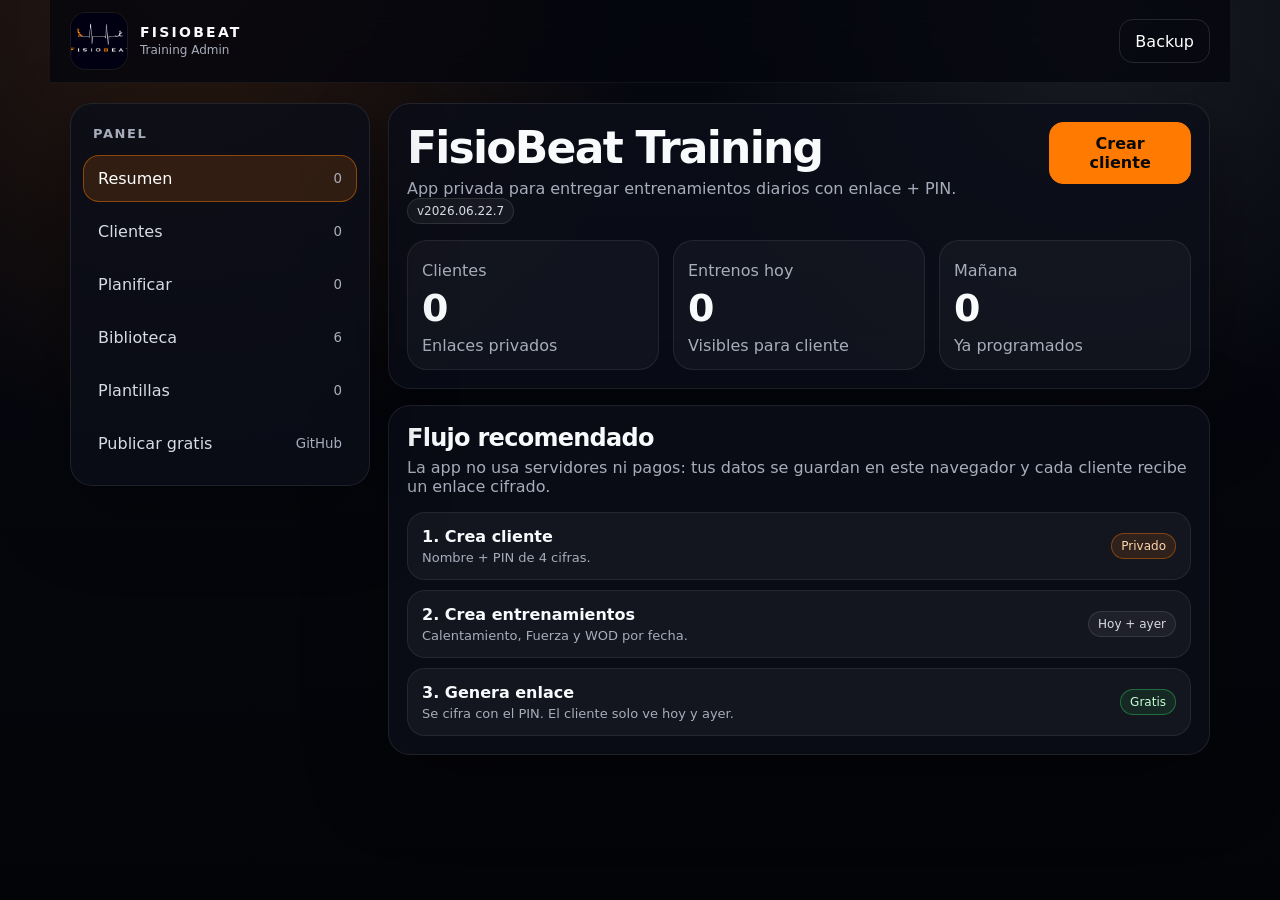
<file: index.html>
<!doctype html>
<html lang="es">
<head>
  <meta charset="utf-8" />
  <meta name="viewport" content="width=device-width, initial-scale=1, viewport-fit=cover" />
  <meta name="theme-color" content="#05060d" />
  <meta name="apple-mobile-web-app-capable" content="yes" />
  <meta name="apple-mobile-web-app-status-bar-style" content="black-translucent" />
  <meta name="apple-mobile-web-app-title" content="FisioBeat" />
  <title>FisioBeat Training</title>
  <link rel="manifest" href="manifest.webmanifest?v=202606227" />
  <link rel="apple-touch-icon" href="logo.png" />
  <link rel="stylesheet" href="style.css?v=202606227" />
</head>
<body>
  <div id="app"></div>
  <script src="app.js?v=202606227"></script>
</body>
</html>
</file>
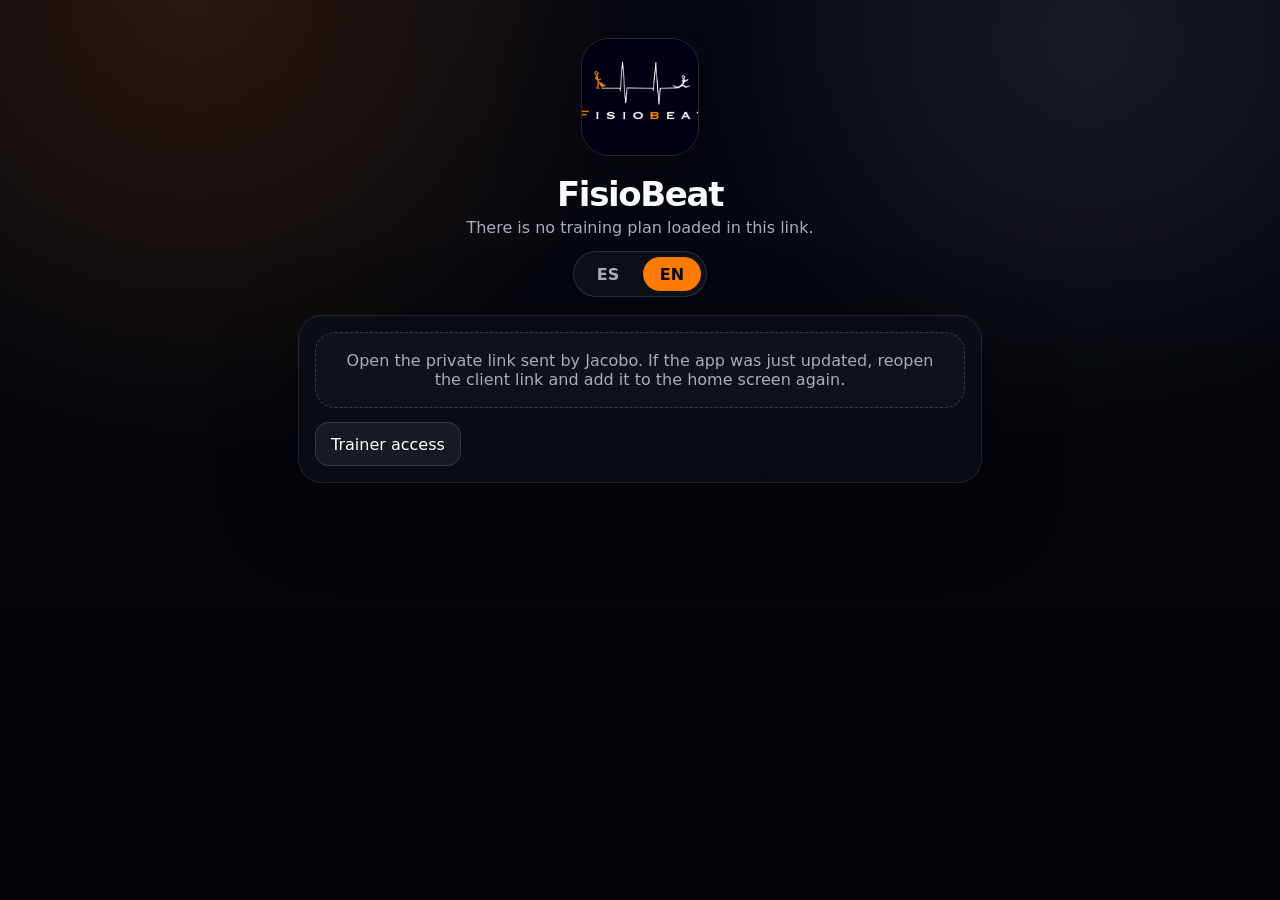
<file: client.html>
<!doctype html>
<html lang="es">
<head>
  <meta charset="utf-8" />
  <meta name="viewport" content="width=device-width, initial-scale=1, viewport-fit=cover" />
  <meta name="theme-color" content="#05060d" />
  <meta name="apple-mobile-web-app-capable" content="yes" />
  <meta name="apple-mobile-web-app-status-bar-style" content="black-translucent" />
  <meta name="apple-mobile-web-app-title" content="FisioBeat" />
  <title>FisioBeat Training</title>
  <link rel="apple-touch-icon" href="logo.png" />
  <link rel="stylesheet" href="style.css?v=202606227" />
</head>
<body>
  <div id="app"></div>
  <script src="app.js?v=202606227"></script>
</body>
</html>
</file>
<file: style.css>
:root {
  --bg: #05060d;
  --panel: #0b0e18;
  --panel-2: #101421;
  --line: #252b3a;
  --line-2: #343b50;
  --text: #f8fafc;
  --muted: #a7adbb;
  --soft: #d8dce5;
  --orange: #ff7a00;
  --orange-2: #ff9a33;
  --green: #30d158;
  --red: #ff453a;
  --yellow: #ffd60a;
  --radius: 22px;
  --shadow: 0 24px 80px rgba(0,0,0,.38);
}

* { box-sizing: border-box; }
html { background: var(--bg); color: var(--text); }
body {
  margin: 0;
  font-family: Inter, ui-sans-serif, system-ui, -apple-system, BlinkMacSystemFont, "Segoe UI", sans-serif;
  background:
    radial-gradient(circle at 15% 0%, rgba(255,122,0,.14), transparent 32%),
    radial-gradient(circle at 85% 5%, rgba(255,255,255,.08), transparent 28%),
    linear-gradient(180deg, #070912 0%, #030407 100%);
  min-height: 100vh;
  color: var(--text);
}

button, input, textarea, select { font: inherit; }
button { cursor: pointer; }

.app-shell {
  width: min(1180px, 100%);
  margin: 0 auto;
  padding: 20px;
}

.topbar {
  position: sticky;
  top: 0;
  z-index: 20;
  margin: -20px -20px 20px;
  padding: 12px 20px;
  backdrop-filter: blur(18px);
  background: rgba(5, 6, 13, .78);
  border-bottom: 1px solid rgba(255,255,255,.06);
}

.brand-row {
  width: min(1180px, 100%);
  margin: 0 auto;
  display: flex;
  align-items: center;
  justify-content: space-between;
  gap: 16px;
}

.brand {
  display: flex;
  align-items: center;
  gap: 12px;
  min-width: 0;
}
.brand img {
  width: 58px;
  height: 58px;
  object-fit: cover;
  border-radius: 16px;
  border: 1px solid rgba(255,255,255,.10);
  background: #000;
}
.brand-title {
  line-height: 1.05;
  min-width: 0;
}
.brand-title strong {
  display: block;
  letter-spacing: .16em;
  font-size: 14px;
}
.brand-title span {
  display: block;
  color: var(--muted);
  font-size: 12px;
  margin-top: 4px;
}

.grid {
  display: grid;
  grid-template-columns: 300px 1fr;
  gap: 18px;
}

.sidebar, .card, .modal-card {
  background: rgba(11,14,24,.84);
  border: 1px solid rgba(255,255,255,.09);
  border-radius: var(--radius);
  box-shadow: var(--shadow);
}
.sidebar { padding: 12px; align-self: start; position: sticky; top: 96px; }
.sidebar h2 { font-size: 13px; color: var(--muted); margin: 10px 10px 14px; text-transform: uppercase; letter-spacing: .12em; }
.nav-btn {
  width: 100%;
  display: flex;
  align-items: center;
  justify-content: space-between;
  gap: 8px;
  border: 1px solid transparent;
  background: transparent;
  color: var(--soft);
  padding: 13px 14px;
  border-radius: 16px;
  margin-bottom: 6px;
  text-align: left;
}
.nav-btn:hover { border-color: rgba(255,122,0,.24); background: rgba(255,122,0,.06); }
.nav-btn.active { background: rgba(255,122,0,.15); border-color: rgba(255,122,0,.45); color: #fff; }
.nav-btn small { color: var(--muted); }

.main { min-width: 0; }
.card { padding: 18px; margin-bottom: 16px; }
.card-header {
  display: flex;
  align-items: flex-start;
  justify-content: space-between;
  gap: 16px;
  margin-bottom: 16px;
}
.card-header h1, .card-header h2, .card-header h3 { margin: 0; }
.card-header h1 { font-size: clamp(26px, 4vw, 44px); letter-spacing: -.04em; }
.card-header h2 { font-size: 24px; letter-spacing: -.03em; }
.card-header p, .muted { color: var(--muted); margin: 6px 0 0; }

.btn-row { display: flex; gap: 10px; flex-wrap: wrap; align-items: center; }
.btn {
  appearance: none;
  border: 1px solid rgba(255,255,255,.12);
  background: rgba(255,255,255,.06);
  color: #fff;
  padding: 11px 15px;
  border-radius: 14px;
  display: inline-flex;
  align-items: center;
  justify-content: center;
  gap: 8px;
  min-height: 44px;
  text-decoration: none;
}
.btn:hover { border-color: rgba(255,255,255,.24); background: rgba(255,255,255,.09); }
.btn.primary { background: var(--orange); border-color: var(--orange); color: #090909; font-weight: 800; }
.btn.primary:hover { background: var(--orange-2); }
.btn.danger { border-color: rgba(255,69,58,.45); color: #ffd8d5; background: rgba(255,69,58,.12); }
.btn.ghost { background: transparent; }
.btn.block { width: 100%; }

.form-grid { display: grid; grid-template-columns: repeat(2, minmax(0, 1fr)); gap: 14px; }
.form-grid.three { grid-template-columns: repeat(3, minmax(0, 1fr)); }
.field { display: grid; gap: 7px; }
.field label { color: var(--soft); font-size: 14px; font-weight: 700; }
.input, .textarea, .select {
  width: 100%;
  border: 1px solid var(--line);
  background: #060914;
  color: #fff;
  border-radius: 16px;
  padding: 13px 14px;
  outline: none;
  min-height: 48px;
}
.textarea { min-height: 110px; resize: vertical; line-height: 1.45; }
.input:focus, .textarea:focus, .select:focus { border-color: var(--orange); box-shadow: 0 0 0 3px rgba(255,122,0,.13); }
.help { font-size: 12px; color: var(--muted); }

.list { display: grid; gap: 10px; }
.item {
  background: rgba(255,255,255,.045);
  border: 1px solid rgba(255,255,255,.08);
  border-radius: 18px;
  padding: 14px;
  display: flex;
  align-items: center;
  justify-content: space-between;
  gap: 14px;
}
.item-title { font-weight: 800; }
.item-meta { color: var(--muted); font-size: 13px; margin-top: 4px; }
.badge {
  display: inline-flex;
  align-items: center;
  gap: 5px;
  padding: 5px 9px;
  border: 1px solid rgba(255,255,255,.1);
  border-radius: 999px;
  background: rgba(255,255,255,.05);
  color: var(--soft);
  font-size: 12px;
  white-space: nowrap;
}
.badge.orange { border-color: rgba(255,122,0,.4); color: #ffd5ad; background: rgba(255,122,0,.12); }
.badge.green { border-color: rgba(48,209,88,.42); color: #c6ffd4; background: rgba(48,209,88,.10); }

.block-editor { display: grid; gap: 12px; }
.training-block {
  border: 1px solid rgba(255,255,255,.08);
  border-radius: 20px;
  padding: 14px;
  background: rgba(255,255,255,.035);
}
.training-block h3 {
  margin: 0 0 12px;
  display: flex;
  align-items: center;
  justify-content: space-between;
  font-size: 17px;
}
.exercise-row {
  display: grid;
  grid-template-columns: 1.3fr .9fr auto;
  gap: 10px;
  align-items: end;
  margin-bottom: 10px;
}
.exercise-list { display: grid; gap: 8px; margin-top: 10px; }
.exercise-pill {
  border: 1px solid rgba(255,255,255,.08);
  background: rgba(0,0,0,.2);
  border-radius: 16px;
  padding: 12px;
  display: grid;
  gap: 8px;
}
.exercise-pill-head { display: flex; justify-content: space-between; gap: 12px; }
.exercise-pill strong { color: #fff; }
.exercise-pill p { color: var(--muted); margin: 0; white-space: pre-wrap; }
.youtube-card {
  display: grid;
  grid-template-columns: 112px 1fr;
  gap: 12px;
  align-items: center;
  padding: 10px;
  border-radius: 16px;
  background: rgba(255,255,255,.045);
  border: 1px solid rgba(255,255,255,.08);
  color: #fff;
  text-decoration: none;
}
.youtube-card img { width: 112px; height: 64px; object-fit: cover; border-radius: 12px; background: #111; }
.youtube-card span { color: var(--muted); font-size: 13px; }

.client-shell {
  width: min(720px, 100%);
  margin: 0 auto;
  padding: 18px;
}
.client-hero {
  text-align: center;
  padding: 20px 0 18px;
}
.client-hero img {
  width: 118px;
  height: 118px;
  object-fit: cover;
  border-radius: 28px;
  border: 1px solid rgba(255,255,255,.12);
  box-shadow: var(--shadow);
}
.client-hero h1 { margin: 14px 0 4px; font-size: 34px; letter-spacing: -.04em; }
.client-hero p { margin: 0; color: var(--muted); }
.day-card {
  background: rgba(11,14,24,.86);
  border: 1px solid rgba(255,255,255,.09);
  border-radius: 24px;
  box-shadow: var(--shadow);
  padding: 16px;
  margin-bottom: 16px;
}
.day-title {
  display: flex;
  justify-content: space-between;
  align-items: flex-start;
  gap: 12px;
  margin-bottom: 10px;
}
.day-title h2 { margin: 0; font-size: 26px; letter-spacing: -.03em; }
.accordion { display: grid; gap: 10px; }
.accordion details {
  border: 1px solid rgba(255,255,255,.08);
  background: rgba(255,255,255,.04);
  border-radius: 18px;
  overflow: hidden;
}
.accordion summary {
  list-style: none;
  cursor: pointer;
  padding: 15px;
  font-weight: 900;
  display: flex;
  justify-content: space-between;
  align-items: center;
}
.accordion summary::-webkit-details-marker { display: none; }
.accordion .content { padding: 0 15px 15px; color: var(--soft); }
.accordion .content pre {
  white-space: pre-wrap;
  margin: 0 0 12px;
  font-family: inherit;
  line-height: 1.5;
}

.block-notes {
  border: 1px solid rgba(255,122,0,.26);
  background: rgba(255,122,0,.08);
  border-radius: 16px;
  padding: 12px;
  margin: 0 0 12px;
}
.block-notes-label {
  color: #ffd5ad;
  font-size: 12px;
  font-weight: 900;
  text-transform: uppercase;
  letter-spacing: .04em;
  margin-bottom: 6px;
}
.block-notes pre {
  margin: 0;
  white-space: pre-wrap;
  font-family: inherit;
  line-height: 1.55;
  color: #fff;
}
.feedback {
  border-top: 1px solid rgba(255,255,255,.08);
  margin-top: 14px;
  padding-top: 14px;
  display: grid;
  gap: 10px;
}
.segmented { display: grid; grid-template-columns: repeat(4, 1fr); gap: 8px; }
.segmented button { min-height: 42px; border-radius: 13px; border: 1px solid var(--line); background: rgba(255,255,255,.04); color: var(--soft); }
.segmented button.active { background: rgba(255,122,0,.17); border-color: var(--orange); color: #fff; }

.empty {
  border: 1px dashed rgba(255,255,255,.16);
  border-radius: 20px;
  padding: 18px;
  color: var(--muted);
  text-align: center;
  background: rgba(255,255,255,.025);
}

.modal-backdrop {
  position: fixed;
  inset: 0;
  z-index: 100;
  display: flex;
  align-items: center;
  justify-content: center;
  padding: 18px;
  background: rgba(0,0,0,.72);
  backdrop-filter: blur(10px);
}
.modal-card { width: min(640px, 100%); max-height: 92vh; overflow: auto; padding: 18px; }
.modal-title { display: flex; align-items: center; justify-content: space-between; gap: 12px; margin-bottom: 14px; }
.modal-title h2 { margin: 0; }
.toast {
  position: fixed;
  right: 18px;
  bottom: 18px;
  z-index: 999;
  background: #111725;
  border: 1px solid rgba(255,255,255,.12);
  color: #fff;
  padding: 12px 14px;
  border-radius: 14px;
  box-shadow: var(--shadow);
  max-width: min(420px, calc(100vw - 36px));
}

.codebox {
  border: 1px solid rgba(255,255,255,.09);
  background: #05070f;
  color: #dfe6f3;
  border-radius: 16px;
  padding: 12px;
  overflow-wrap: anywhere;
  font-family: ui-monospace, SFMono-Regular, Menlo, Consolas, monospace;
  font-size: 12px;
}

@media (max-width: 860px) {
  .app-shell { padding: 14px; }
  .topbar { margin: -14px -14px 14px; padding: 10px 14px; }
  .grid { grid-template-columns: 1fr; }
  .sidebar { position: static; display: grid; grid-template-columns: repeat(2, minmax(0, 1fr)); gap: 8px; }
  .sidebar h2 { grid-column: 1 / -1; }
  .nav-btn { margin: 0; }
  .form-grid, .form-grid.three { grid-template-columns: 1fr; }
  .exercise-row { grid-template-columns: 1fr; }
  .item { align-items: stretch; flex-direction: column; }
  .youtube-card { grid-template-columns: 96px 1fr; }
  .youtube-card img { width: 96px; height: 56px; }
}

@media (max-width: 480px) {
  .brand img { width: 46px; height: 46px; border-radius: 13px; }
  .brand-title strong { font-size: 12px; }
  .btn { width: 100%; }
  .btn-row { width: 100%; }
  .sidebar { grid-template-columns: 1fr; }
  .segmented { grid-template-columns: repeat(2, 1fr); }
  .client-shell { padding: 12px; }
}

.language-switch {
  display: inline-grid;
  grid-template-columns: repeat(2, 1fr);
  gap: 6px;
  margin-top: 14px;
  padding: 5px;
  border: 1px solid rgba(255,255,255,.12);
  border-radius: 999px;
  background: rgba(255,255,255,.04);
}
.language-switch button {
  min-width: 58px;
  min-height: 34px;
  border: 0;
  border-radius: 999px;
  background: transparent;
  color: var(--muted);
  font-weight: 800;
  cursor: pointer;
}
.language-switch button.active {
  background: var(--orange);
  color: #080a12;
}
</file>
